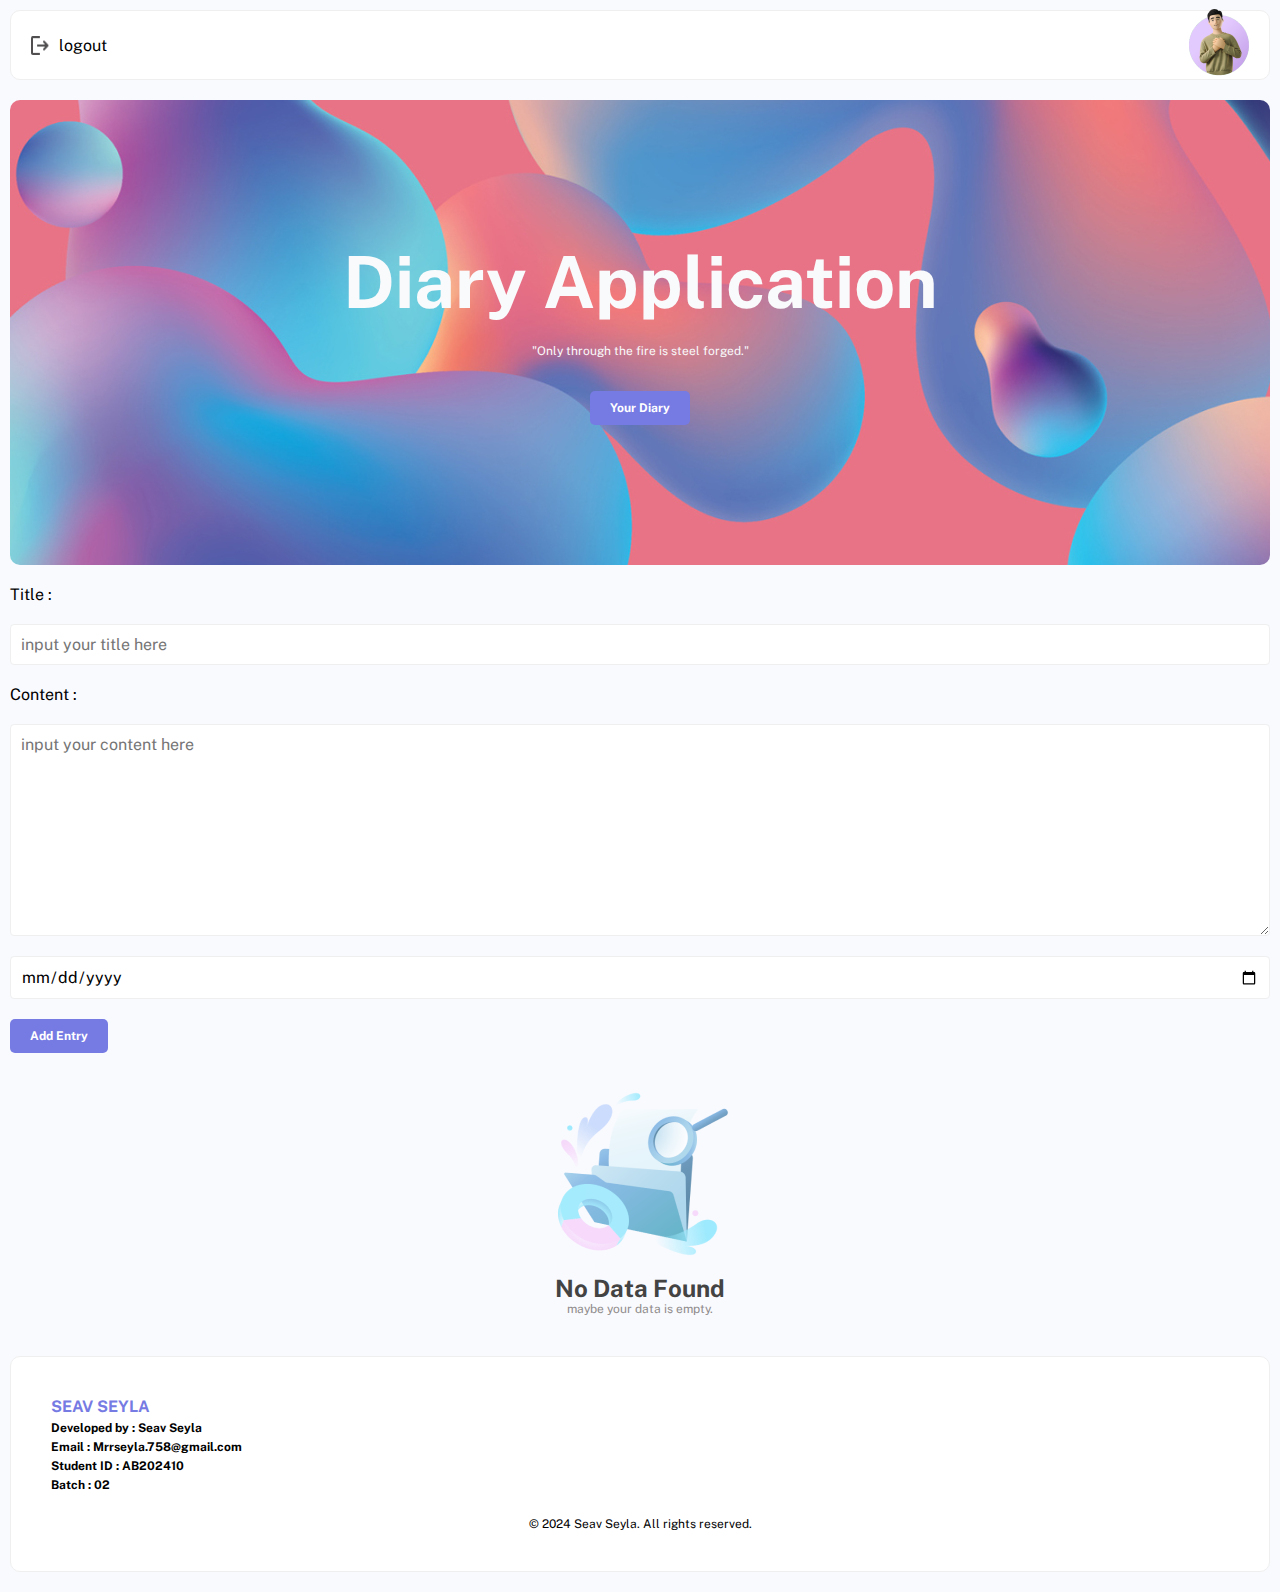
<file: index.html>
<!DOCTYPE html>
<html lang="en">
  <head>
    <meta charset="UTF-8" />
    <meta name="viewport" content="width=device-width, initial-scale=1.0" />
    <title>Diary Web Application</title>
    <!-- CSS Link -->
    <link rel="stylesheet" href="./styles/style.css" />
    <link rel="icon" href="./assets/diary-logo.png" type="image/x-icon" />
  </head>
  <body>
    <!-- navbar -->
    <navbar-component></navbar-component>
    <!-- header -->
    <header-component
      header-title="Diary Application"
      btn-title="Your Diary"
      url-btn="../pages/dashboard.html"
    ></header-component>
    <!-- main -->
    <main>
      <!-- form -->
      <form action="/submit" method="post" class="form">
        <!-- id for submit button -->
        <input type="hidden" name="id" id="id" required />
        <!-- input title -->
        <span>Title :</span>
        <input
          class="input border"
          type="text"
          name="title"
          id="title"
          placeholder="input your title here"
          required
        />
        <!-- input content -->
        <span>Content :</span>
        <textarea
          class="border input"
          name="content"
          id="content"
          placeholder="input your content here"
          rows="10"
          required
        ></textarea>
        <!-- input date -->
        <input
          class="border input"
          type="date"
          name="date"
          id="date"
          required
        />
        <!--submit button -->
        <div class="container-btn">
          <my-button
            title="Add Entry"
            type="submit"
            class="text-button"
          ></my-button>
          <my-button 
          id="updateCancel" 
          type="button"
          title="Cancel"
          ></my-button>

        </div>
      </form>
      <!-- list card entry container -->
      <section id="list-card"></section>
    </main>
    <!-- footer -->
    <footer-component></footer-component>
  </body>
  <!-- navbar link -->
   <script type="module" src="./components/navbar.js"></script>
  <!-- header link -->
  <script type="module" src="./components/header.js"></script>
  <!-- footer link -->
  <script type="module" src="./components/footer.js"></script>
  <!-- button link -->
  <script src="./components/button.js"></script>
  <!-- script -->
  <script type="module" src="./scripts/script.js"></script>
</html>
</file>
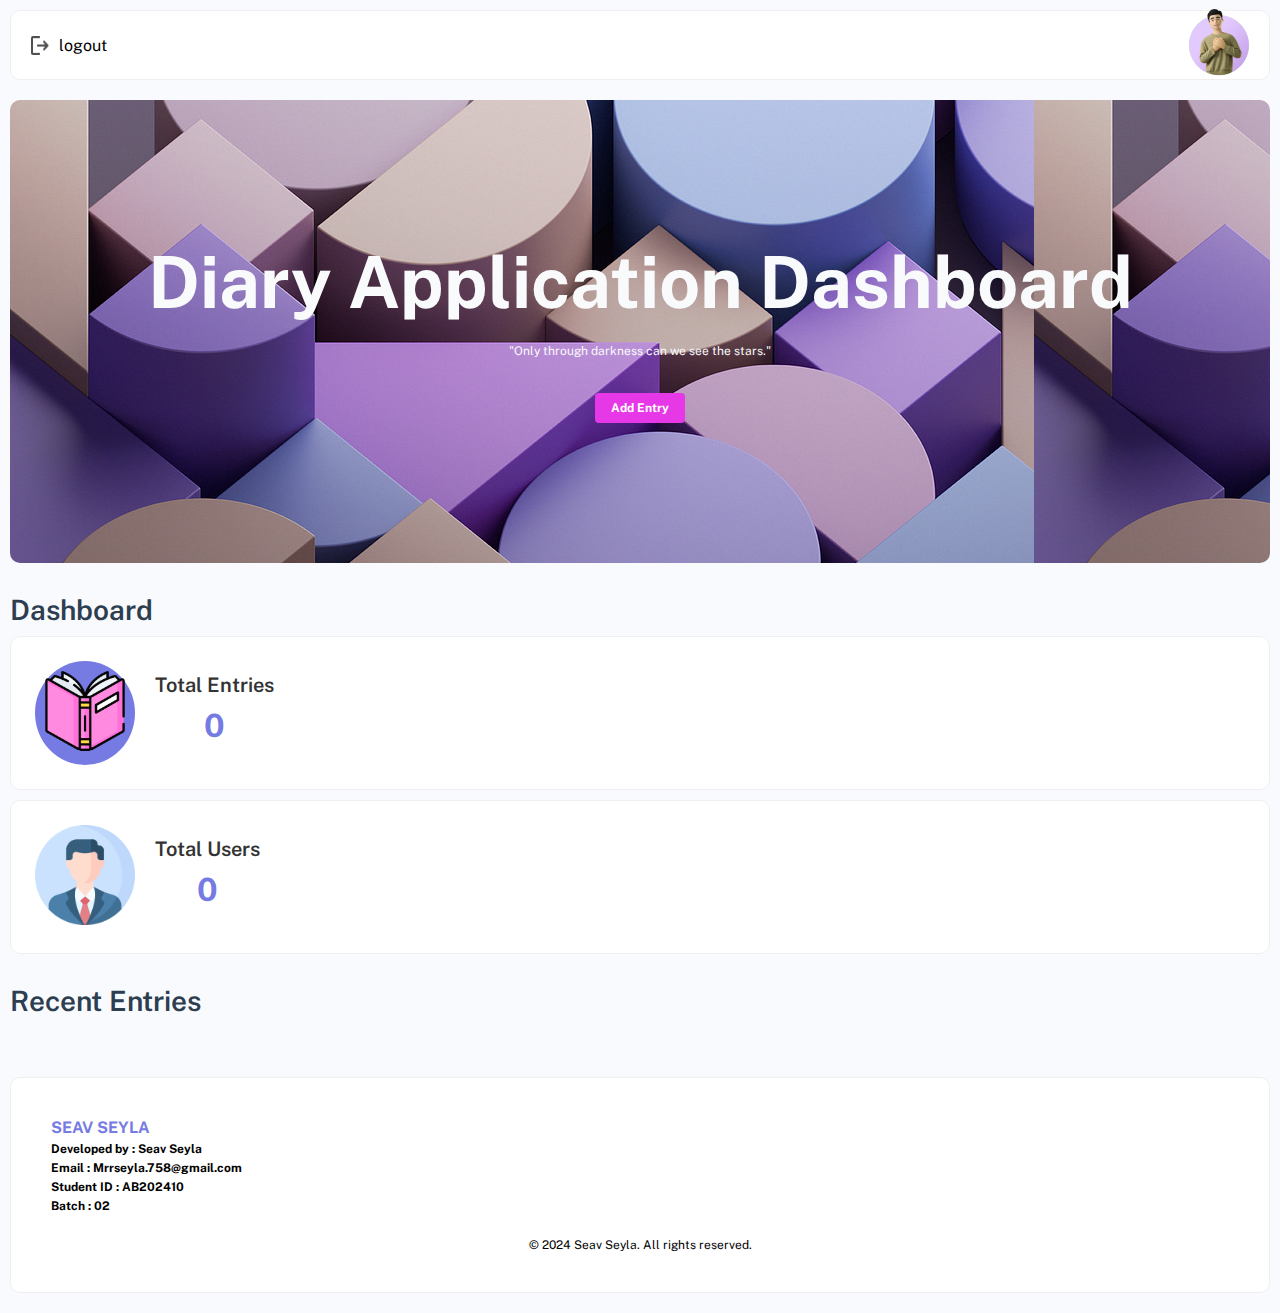
<file: pages/dashboard.html>
<!DOCTYPE html>
<html lang="en">
<head>
  <meta charset="UTF-8">
  <meta name="viewport" content="width=device-width, initial-scale=1.0">
  <title>Diary Dashboard</title>
  <link rel="stylesheet" href="../styles/style.css">
  <link rel="stylesheet" href="../styles/dashboard.css">
</head>
<body>
  <!-- navbar -->
    <navbar-component></navbar-component>
     <!-- header -->
    <header-component
      header-title="Diary Application Dashboard"
      btn-title="Add Entry"
      url-btn="../index.html"
      custom-header="header-dashboard"
      custom-btn="btn-new-entry"
    ></header-component>

    <!-- main dashboard -->
    <section class="main-dashboard">

          <section>
            <!-- title -->
            <h2 class="dashboard-title">Dashboard</h2>

            <!-- dashboard card -->
             <div class="dashbaord-card-container">

                <!-- dashboard card render here -->
                <dashboard-card
                logo-icon="../assets/diary-logo.png" 
                url="../index.html"
                logo-title="Diary Logo" 
                title="Total Entries"
                count-id="entries"
                custom-img-containter="icon-entries"
              ></dashboard-card>

              <dashboard-card
                logo-icon="../assets/user.png" 
                logo-title="Diary Logo" 
                title="Total Users"
                count-id="users"
              ></dashboard-card>
             </div>

          </section>

          <section class="recent-entries">

            <!-- title -->
            <h2 class="dashboard-title">Recent Entries</h2>

            <!-- recent entry container -->
            <div class="recent-entries-container">
              <!-- recent card render here -->
            </div>

          </section>

    </section> 
    <footer-component></footer-component>
</body>
<!-- header link -->
<script type="module" src="../components/header.js"></script>
<!-- button link -->
<script src="../components/button.js"></script>
<!-- navbar link -->
<script type="module" src="../components/navbar.js"></script>
<!-- footer link -->
<script type="module" src="../components/footer.js"></script>
<!-- dashboard card link -->
 <script src="../components/dashbaordCard.js"></script>
<!-- dashboard link -->
 <script type="module" src="../scripts/dashboard.js"></script>
</html>
</file>
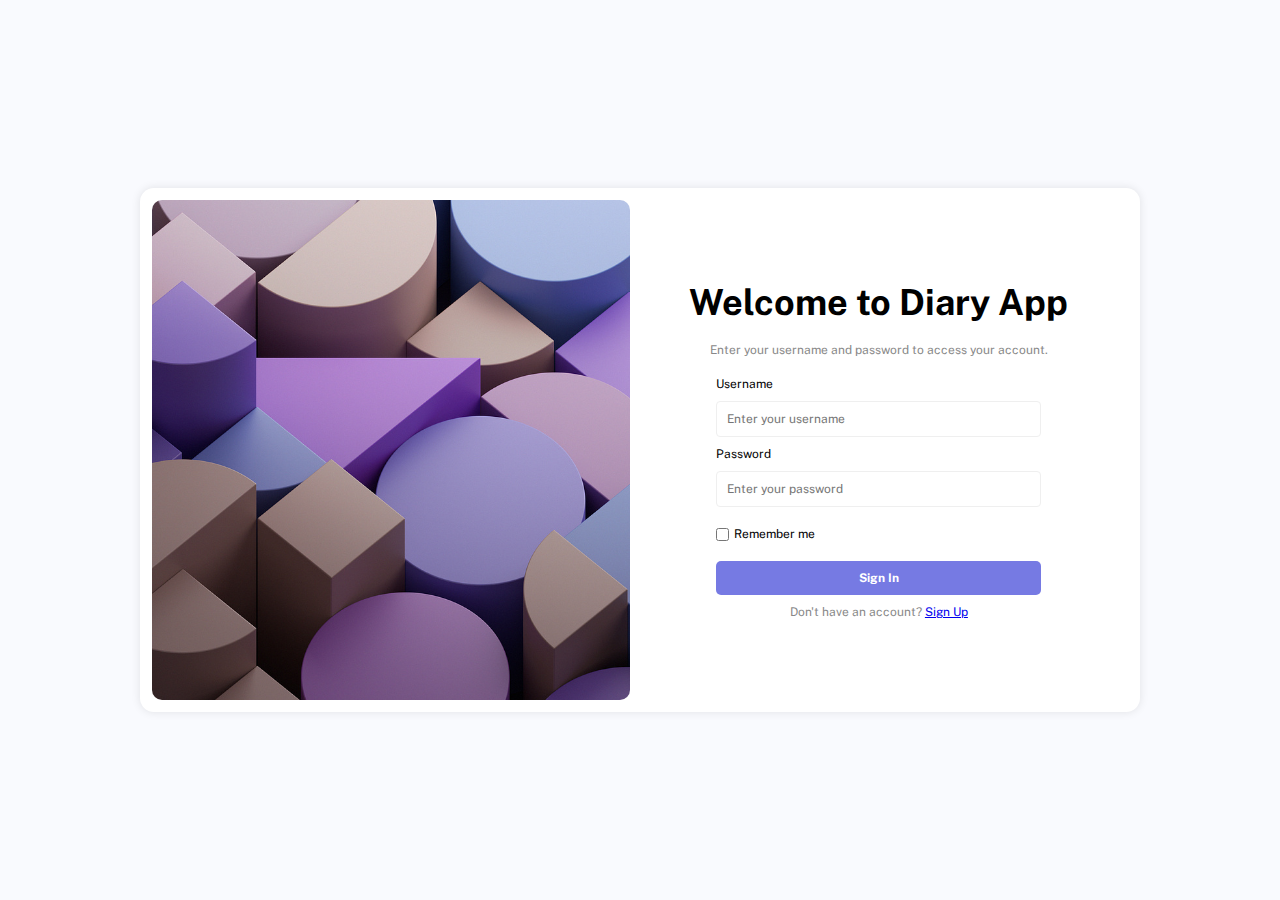
<file: pages/login.html>
<!DOCTYPE html>
<html lang="en">
<head>
    <meta charset="UTF-8">
    <meta name="viewport" content="width=device-width, initial-scale=1.0">
    <title>Login : Web Application</title>
    <link rel="stylesheet" href="../styles/style.css">
    <link rel="icon" href="../assets/diary-logo.png" type="image/x-icon" />
</head>
<body>
    <section class="container-section">
        <div class="login-container">
            <!-- image -->
            <div class="login-image">
                <img src="../assets/login-img.jpg" alt="login Image">
            </div>

            <!-- form container -->
            <div class="login-form">
                <!-- title -->
                <h2>Welcome to Diary App</h2>
                <p>Enter your username and password to access your account.</p>

                <!-- login form -->
                <form id="login-form">

                    <!-- username -->
                    <label for="username">Username</label>
                    <input 
                        type="username" 
                        id="username" 
                        class="input border" 
                        name="username" 
                        placeholder="Enter your username" 
                        autocomplete="username"
                        required/>

                    <!-- password -->
                    <label for="password">Password</label>
                    <input 
                        type="password" 
                        id="password" 
                        class="input border" 
                        name="password" 
                        placeholder="Enter your password" 
                        autocomplete="new-password"
                        required/>

                    <!-- remember me checkbox -->
                    <div class="remember-me">
                        <input type="checkbox" id="rememberMe" name="rememberMe">
                        <p for="rememberMe">Remember me</p>
                    </div>

                    <!-- submit button -->
                    <my-button title="Sign In" type="submit" custom-class="form-btn">Sign In</my-button>

                    <!-- sign up link -->
                    <div class="links">
                        <p>Don't have an account? <a href="./sign-up.html">Sign Up</a></p>
                    </div>
                    
                </form>
            </div>
        </div>
    </section>
</body>
<!-- login script -->
<script type="module" src="../scripts/login.js"></script>
  <!-- button link -->
<script src="../components/button.js"></script>


</html>
</file>
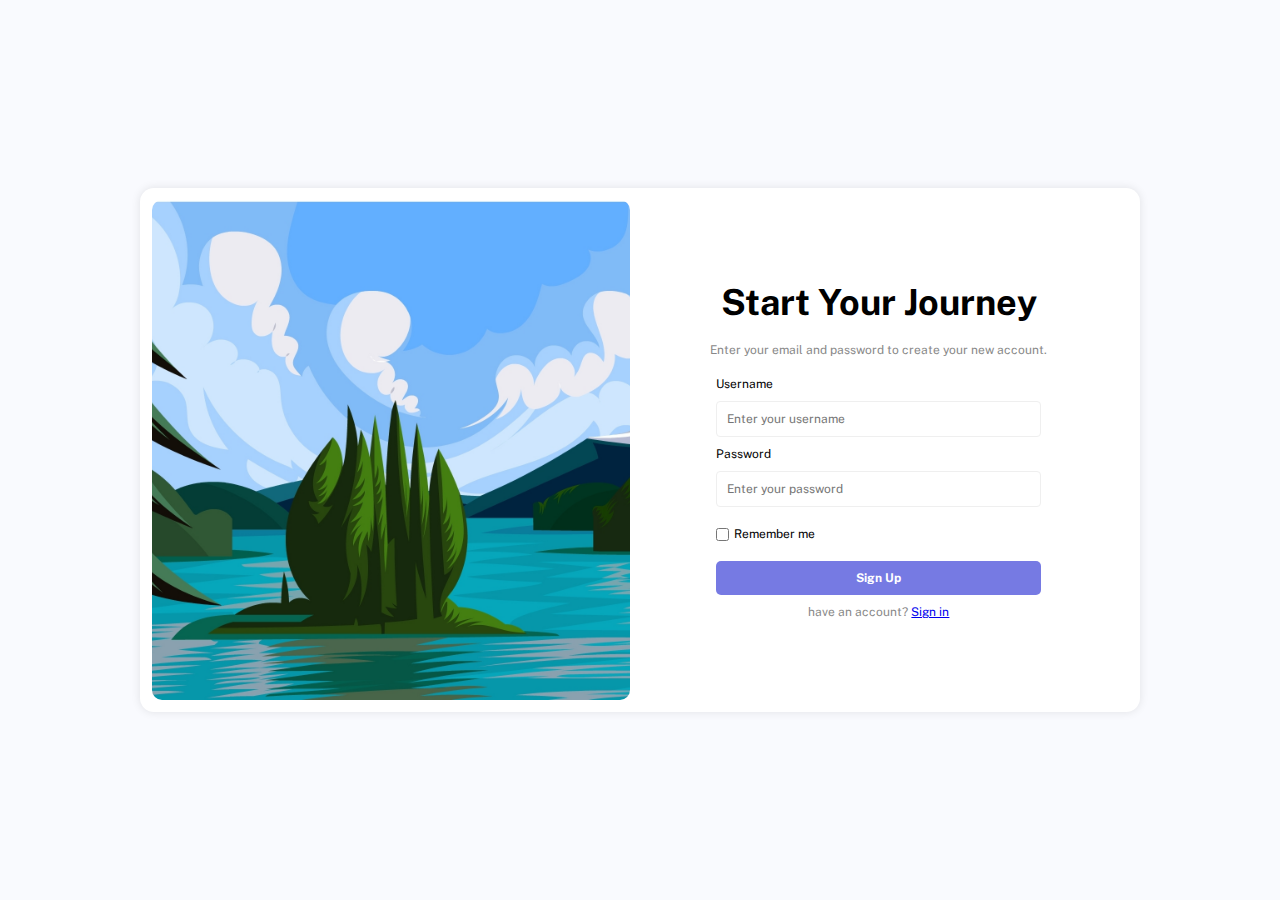
<file: pages/sign-up.html>
<!DOCTYPE html>
<html lang="en">
<head>
    <meta charset="UTF-8">
    <meta name="viewport" content="width=device-width, initial-scale=1.0">
    <title>Sign Up : Web Application</title>
    <link rel="stylesheet" href="../styles/style.css">
    <link rel="icon" href="../assets/diary-logo.png" type="image/x-icon" />
</head>
<body>
    <section class="container-section">
        
        <div class="login-container">

            <!--  image -->
            <div class="login-image">
                <img src="../assets/signup-img.jpg" alt="signup Image">
            </div>

            <!-- form container -->
            <div class="login-form">
                <!-- title -->
                <h2>Start Your Journey</h2>
                <p>Enter your email and password to create your new account.</p>

                <!-- sign up form -->
                <form id="signup-form">

                    <!-- username -->
                    <label for="username">Username</label>
                    <input  
                    type="username" 
                    id="username" 
                    class="input border" 
                    name="username" 
                    placeholder="Enter your username" 
                    autocomplete="username"
                    required />

                    <!-- password -->
                    <label for="password">Password</label>
                    <input 
                    type="password" 
                    id="password" 
                    class="input border" 
                    name="password" 
                    placeholder="Enter your password" 
                    autocomplete="new-password"
                    required />

                    <!-- remember me checkbox -->
                    <div class="remember-me">
                        <input type="checkbox" id="rememberMe" name="rememberMe" />
                        <label for="rememberMe">Remember me</label>
                    </div>

                    <!-- submit button -->
                    <my-button title="Sign Up" type="submit" custom-class="form-btn"></my-button>

                    <!-- sign in link -->
                    <div class="links">
                        <p>have an account? <a href="./login.html">Sign in</a></p>
                    </div>

                </form>
            </div>
        </div>
    </section>
</body>
<!-- button link -->
<script src="../components/button.js"></script>
<!-- sign up link -->
 <script type="module" src="../scripts/signUp.js"></script>
</html>
</file>
<file: styles/style.css>
/* Import the Public Sans font from Google Fonts */
@import url('https://fonts.googleapis.com/css2?family=Public+Sans:ital,wght@0,100..900;1,100..900&display=swap');

/* Import styles for the button component */
@import url('./components/button.css');

/* Import styles for the input component */
@import url('./components/input.css');

/* import styles for the Entry Card */
@import url('./components/entry-card.css');

/* import styles for the delete modal */
@import url('./components/delete-modal.css');	

/* import styles for the update modal */
@import url('./components/update-modal.css');	

/* import styles for the update modal */
@import url('./components/view-modal.css');

/* import styles for data not found section */
@import url('./components/data-not-found.css');

/* import styles for login section */
@import url('./components/login.css');

/* import styles for navbar */
@import url('./components/navbar.css');

/* import styles for header */
@import url('./components/header.css');

/* import styles for footer */
@import url('./components/footer.css');

/* global varaible */
:root{
    --purple-color : #767AE3;
    --blue-color :#1849A9;
    --purple-color-light : #F9FAFE;
    --white-color : #FFFFFF;
    --title-color :#2D31A6;
    --border-color :#ccc;
    --red-color : #E31B54;
    --red-color-danger : #C01048;
    --text-black : #333;
}
/* Reset some default browser styles */
* {
 font-family: "Public Sans", sans-serif;
  margin: 0;
  padding: 0;
  box-sizing: border-box;
}

/* Set the default font family to Public Sans */
body {
    width: 100%;
    height: 100vh;
    transition-duration: 700ms;
    display: flex;
    background-color: var(--purple-color-light);
    flex-direction: column;
    gap: 10px;
}

/* main section */
main {
    transition-duration: 700ms;
    max-width: 1400px;
    margin: 0 10px;
    display: flex;
    flex: 1;
    flex-direction: column;
    gap:10px;
}

/* Styles for the border */
.border {
    border: 1px solid #efefef;
}
/* responsive for screen bigger than 430px */
@media screen and (min-width: 430px) {
    body ,main{
        gap:20px;
    }
}
/* responsive for screen bigger than 1440 */
@media screen and (min-width: 1400px) {
    main{
        max-width:1400px;
        margin: 0px auto;
    }
}
</file>
<file: styles/dashboard.css>
@import url('./components/header-dashboard.css');
@import url('./components/dashbaord-entry-card.css');


/* main dashboard */
.main-dashboard{
    flex: 1;
    display: flex;
    gap: 20px;
    flex-direction:column;
    margin: 10px 10px;
}
.dashboard-title {
  color: #2c3e50;
  font-size: 28px;
  font-weight: 600;
  margin-bottom: 10px;
}

/* dashboard Card Styles */
.dashboard-card {
    flex-direction: column;
    text-align: center;
    border-radius: 10px;
    background-color: var(--white-color);
    display: flex;
    justify-content: center;
    align-items: center;
    gap: 10px;
    margin: 5px 0;
    width: 100%;
    padding: 1.5rem;
    transition: transform 0.3s ease;
}

.dashboard-card:hover {
    transform: translateY(-10px);
}
.icon-entries{
    background-color: var(--purple-color);
    padding: 10px;
}
/* img containter */
  .dashboard-card-imge-container {
    border-radius: 50%;
    max-width: 80px;

}
  .dashboard-card-imge-container img{
    width: 100%;
    height: 100%;
    object-fit: cover;
  }
  /* card title */
  .dashboard-card-title {
    color: var(--text-black);
    font-size: 20px;
    font-weight: 600;
  }
  
  /* card value */
  .dashboard-card-value {
    color: var(--purple-color);
    font-size: 32px;
    font-weight: 700;
    margin:10px;
  }

  
  /* Responsive Styles */
  @media (min-width: 750px) {
    .dashboard-card {
      flex-direction: row;
      justify-content: start;
      align-items: center;
      gap: 20px;
      margin: 10px 0;
    }
    .dashboard-card-imge-container{
        max-width: 100px;
    }
  }
@media screen and (min-width: 1400px) {
    .main-dashboard{
        width: 100%;
        max-width: 1400px;
        margin: 0px auto;
    } 
    .dashboard-title  {
      font-size: 36px;
      margin-bottom:20px;
    }
}
</file>
